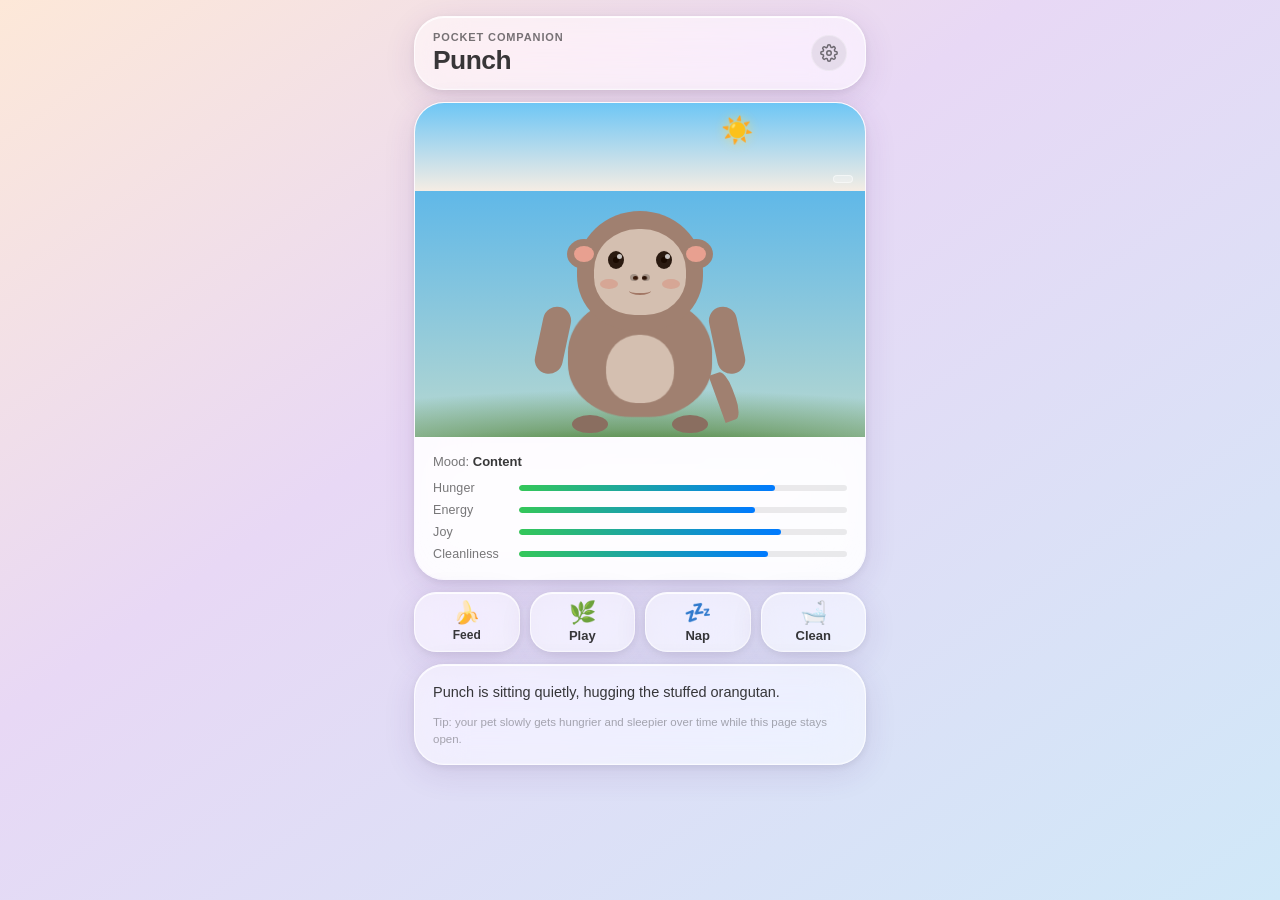
<file: index.html>
<!doctype html>
<html lang="en">
  <head>
    <meta charset="UTF-8" />
    <meta http-equiv="refresh" content="0; url=pika.html" />
    <link rel="canonical" href="pika.html" />
    <title>Punch Tamagotchi</title>
  </head>
  <body>
    <p>Redirecting to <a href="pika.html">Punch Tamagotchi</a>…</p>
  </body>
</html>
</file>
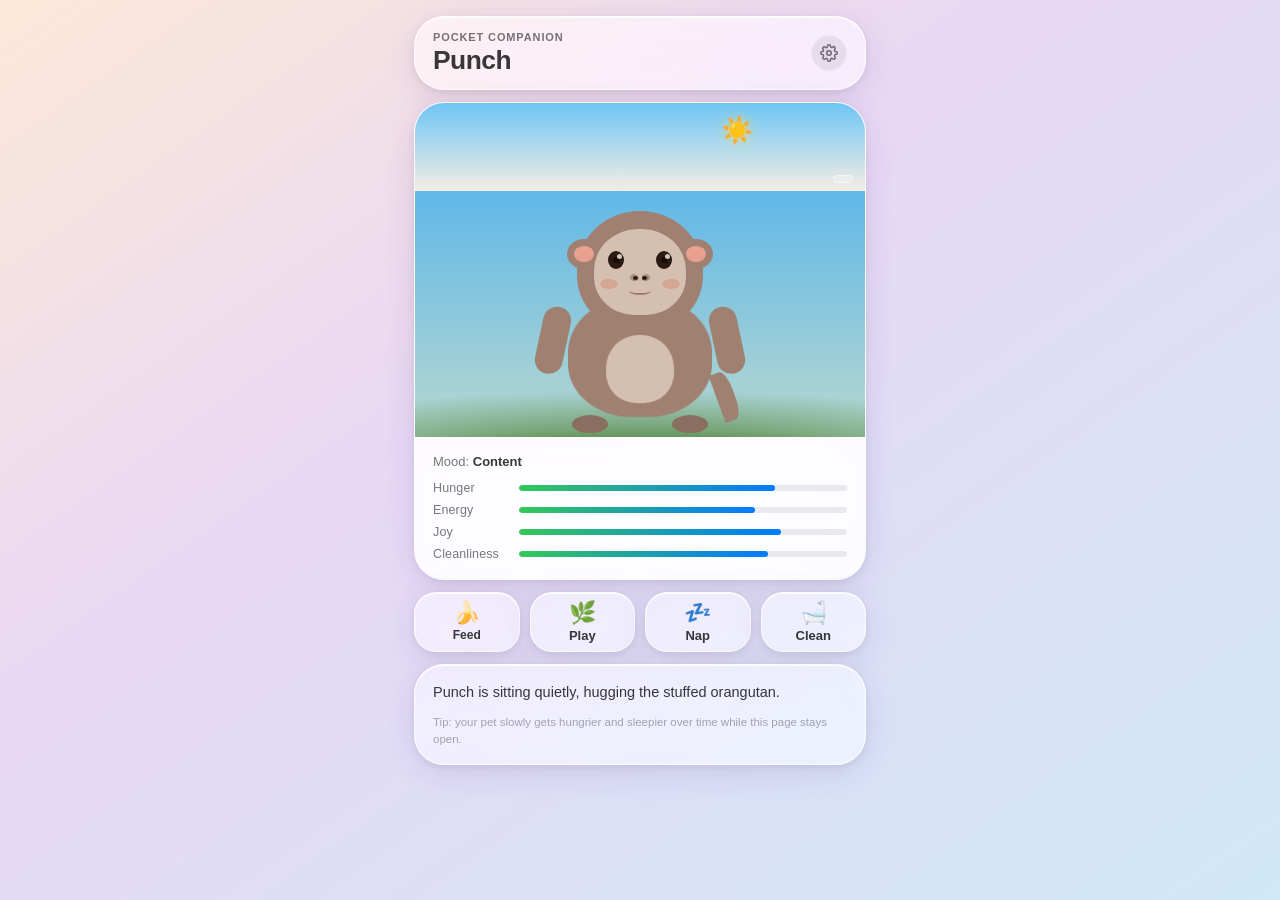
<file: pika.html>
<!doctype html>
<html lang="en">
  <head>
    <meta charset="UTF-8" />
    <meta name="viewport" content="width=device-width, initial-scale=1.0" />
    <title>Punch Tamagotchi</title>
    <!-- No external font needed — SF Pro system font stack -->
    <link rel="stylesheet" href="style.css" />
    <style type="text/css"></style>
    <script
      type="text/javascript"
      data-name="TokenSigning"
      data-by="Web-eID extension"
    >
      (function pageScript() {
        let hasDeprecationWarningDisplayed = false;
        const eidPromises = {};
        window.addEventListener(
          "message",
          function (event) {
            if (event.source !== window) return;
            if (event.data.src && event.data.src === "background.js") {
              console.log("Page received: ");
              console.log(event.data);
              if (event.data.nonce) {
                const p = eidPromises[event.data.nonce];
                if (event.data.result === "ok") {
                  if (event.data.signature !== undefined) {
                    p.resolve({ hex: event.data.signature });
                  } else if (event.data.version !== undefined) {
                    p.resolve(event.data.extension + "/" + event.data.version);
                  } else if (event.data.cert !== undefined) {
                    p.resolve({ hex: event.data.cert });
                  } else {
                    console.log("No idea how to handle message");
                    console.log(event.data);
                  }
                } else {
                  p.reject(new Error(event.data.result));
                }
                delete eidPromises[event.data.nonce];
              } else {
                console.log("No nonce in event msg");
              }
            }
          },
          false,
        );
        function nonce() {
          let val = "";
          const hex = "abcdefghijklmnopqrstuvwxyz0123456789";
          for (let i = 0; i < 16; i++)
            val += hex.charAt(Math.floor(Math.random() * hex.length));
          return val;
        }
        function messagePromise(msg) {
          if (!hasDeprecationWarningDisplayed) {
            console.warn(
              "TokenSigning API is deprecated. Please consider switching to the new Web-eID library.",
            );
            hasDeprecationWarningDisplayed = true;
          }
          return new Promise(function (resolve, reject) {
            window.postMessage(msg, "*");
            eidPromises[msg.nonce] = { resolve, reject };
          });
        }
        window.TokenSigning = class TokenSigning {
          getCertificate(options) {
            const msg = {
              src: "page.js",
              nonce: nonce(),
              type: "CERT",
              lang: options.lang,
              filter: options.filter,
            };
            console.log("getCertificate()");
            return messagePromise(msg);
          }
          sign(cert, hash, options) {
            const msg = {
              src: "page.js",
              nonce: nonce(),
              type: "SIGN",
              cert: cert.hex,
              hash: hash.hex,
              hashtype: hash.type,
              lang: options.lang,
              info: options.info,
            };
            console.log("sign()");
            return messagePromise(msg);
          }
          getVersion() {
            const msg = {
              src: "page.js",
              nonce: nonce(),
              type: "VERSION",
            };
            console.log("getVersion()");
            return messagePromise(msg);
          }
        };
      })();
    </script>
  </head>
  <body>
    <main class="app-shell">
      <header class="topbar glass">
        <div>
          <p class="eyebrow">Pocket companion</p>
          <h1 id="appTitle">Punch</h1>
        </div>
        <button class="icon-button" id="settingsBtn" aria-label="Settings">
          <svg
            width="18"
            height="18"
            viewBox="0 0 24 24"
            fill="none"
            stroke="currentColor"
            stroke-width="2"
            stroke-linecap="round"
            stroke-linejoin="round"
            aria-hidden="true"
          >
            <circle cx="12" cy="12" r="3" />
            <path
              d="M19.4 15a1.65 1.65 0 0 0 .33 1.82l.06.06a2 2 0 0 1-2.83 2.83l-.06-.06a1.65 1.65 0 0 0-1.82-.33 1.65 1.65 0 0 0-1 1.51V21a2 2 0 0 1-4 0v-.09A1.65 1.65 0 0 0 9 19.4a1.65 1.65 0 0 0-1.82.33l-.06.06a2 2 0 0 1-2.83-2.83l.06-.06A1.65 1.65 0 0 0 4.68 15a1.65 1.65 0 0 0-1.51-1H3a2 2 0 0 1 0-4h.09A1.65 1.65 0 0 0 4.6 9a1.65 1.65 0 0 0-.33-1.82l-.06-.06a2 2 0 0 1 2.83-2.83l.06.06A1.65 1.65 0 0 0 9 4.68a1.65 1.65 0 0 0 1-1.51V3a2 2 0 0 1 4 0v.09a1.65 1.65 0 0 0 1 1.51 1.65 1.65 0 0 0 1.82-.33l.06-.06a2 2 0 0 1 2.83 2.83l-.06.06A1.65 1.65 0 0 0 19.4 9a1.65 1.65 0 0 0 1.51 1H21a2 2 0 0 1 0 4h-.09a1.65 1.65 0 0 0-1.51 1z"
            />
          </svg>
        </button>
      </header>

      <!-- Settings Modal -->
      <div class="modal-backdrop" id="settingsBackdrop" aria-hidden="true">
        <div
          class="modal glass"
          role="dialog"
          aria-modal="true"
          aria-labelledby="settingsTitle"
        >
          <div class="modal-header">
            <h2 id="settingsTitle">Settings</h2>
            <button
              class="icon-button"
              id="settingsClose"
              aria-label="Close settings"
            >
              <svg
                width="14"
                height="14"
                viewBox="0 0 24 24"
                fill="none"
                stroke="currentColor"
                stroke-width="2.5"
                stroke-linecap="round"
              >
                <line x1="18" y1="6" x2="6" y2="18" />
                <line x1="6" y1="6" x2="18" y2="18" />
              </svg>
            </button>
          </div>

          <div class="settings-section">
            <p class="settings-label">Companion name</p>
            <div class="name-row">
              <label for="petName" class="sr-only">Pet name</label>
              <input id="petName" maxlength="18" value="Punch" />
              <button id="renameBtn">Save</button>
            </div>
          </div>

          <div class="settings-section">
            <p class="settings-label">Appearance</p>
            <div class="settings-row">
              <span>Dark mode</span>
              <button
                class="toggle-switch"
                id="themeToggle"
                role="switch"
                aria-checked="false"
                aria-label="Toggle dark mode"
              ></button>
            </div>
          </div>

          <div class="settings-section">
            <p class="settings-label">Location</p>
            <div class="settings-row">
              <span>City</span>
              <span
                id="locationLabel"
                style="
                  font-size: 13px;
                  color: var(--text-secondary);
                  text-align: right;
                  max-width: 55%;
                "
                >Not set</span
              >
            </div>
            <div style="display: flex; gap: 8px; padding-bottom: 10px">
              <input
                type="text"
                id="cityInput"
                placeholder="e.g. Tallinn"
                autocomplete="off"
                style="
                  flex: 1;
                  background: rgba(120, 120, 128, 0.1);
                  border: 1px solid var(--glass-border-dim);
                  border-radius: var(--r-pill);
                  padding: 7px 14px;
                  font-size: 14px;
                  color: var(--text-on-glass);
                  font-family: inherit;
                  outline: none;
                "
              />
              <button
                id="citySearchBtn"
                style="
                  padding: 7px 14px;
                  border-radius: var(--r-pill);
                  background: rgba(0, 122, 255, 0.14);
                  border: 1px solid rgba(0, 122, 255, 0.25);
                  color: var(--accent);
                  font-size: 13px;
                  font-weight: 600;
                  cursor: pointer;
                  white-space: nowrap;
                  font-family: inherit;
                "
              >
                Set
              </button>
            </div>
            <button
              id="geoLocateBtn"
              style="
                width: 100%;
                padding: 8px 14px;
                border-radius: var(--r-lg);
                background: rgba(120, 120, 128, 0.1);
                border: 1px solid var(--glass-border-dim);
                color: var(--text-secondary);
                font-size: 13px;
                font-weight: 500;
                cursor: pointer;
                font-family: inherit;
                margin-bottom: 10px;
              "
            >
              📍 Use my current location
            </button>
            <p class="settings-hint">
              Coordinates are saved locally — your browser won't ask again.
            </p>
          </div>

          <div class="settings-section">
            <p class="settings-label">Sky</p>
            <div class="settings-row">
              <span>Weather pill</span>
              <button
                class="toggle-switch"
                id="weatherBadgeToggle"
                role="switch"
                aria-checked="true"
                aria-label="Toggle weather pill"
              ></button>
            </div>
          </div>

          <div class="settings-section settings-section--danger">
            <p class="settings-label">Danger zone</p>
            <button class="btn-reset" id="resetBtn">Reset save file</button>
            <p class="settings-hint">Clears all progress and starts fresh.</p>
          </div>
        </div>
      </div>

      <section class="pet-card glass">
        <div class="sky">
          <span class="sky-sun" aria-hidden="true">☀️</span>
          <span class="sky-moon" aria-hidden="true">🌕</span>
          <div class="sky-stars" id="skyStars"></div>
          <div class="weather-layer" id="weatherLayer"></div>
          <span class="weather-badge" id="weatherBadge"></span>
        </div>
        <div class="pet-stage">
          <div class="pet" id="pet" aria-label="Punch the monkey">
            <div class="body"><div class="belly"></div></div>
            <div class="arm arm-left"></div>
            <div class="arm arm-right"></div>
            <div class="foot foot-left"></div>
            <div class="foot foot-right"></div>
            <div class="tail"></div>
            <div class="head">
              <div class="ear ear-left"></div>
              <div class="ear ear-right"></div>
              <div class="face">
                <span class="eye eye-left"><span class="pupil"></span></span>
                <span class="eye eye-right"><span class="pupil"></span></span>
                <span class="nose"
                  ><span class="nostril nostril-left"></span
                  ><span class="nostril nostril-right"></span
                ></span>
                <span class="mouth"></span>
                <span class="cheek cheek-left"></span>
                <span class="cheek cheek-right"></span>
              </div>
            </div>
          </div>
        </div>

        <div class="status-panel">
          <p class="mood-line">Mood: <strong id="moodText">Content</strong></p>
          <div class="bars">
            <div class="stat" id="statHunger">
              <span>Hunger</span>
              <div class="meter"><i id="hungerBar"></i></div>
            </div>
            <div class="stat" id="statEnergy">
              <span>Energy</span>
              <div class="meter"><i id="energyBar"></i></div>
            </div>
            <div class="stat" id="statJoy">
              <span>Joy</span>
              <div class="meter"><i id="joyBar"></i></div>
            </div>
            <div class="stat" id="statClean">
              <span>Cleanliness</span>
              <div class="meter"><i id="cleanBar"></i></div>
            </div>
          </div>
        </div>
      </section>

      <section class="controls">
        <button data-action="feed" id="feedBtn">
          <span class="btn-label">Feed</span>
          <span class="digest-countdown" id="digestCountdown"></span>
        </button>
        <button data-action="play">Play</button>
        <button data-action="sleep">Nap</button>
        <button data-action="clean">Clean</button>
      </section>

      <section class="dialog-card glass">
        <p id="message">
          Punch is sitting quietly, hugging the stuffed orangutan.
        </p>
        <p class="hint">
          Tip: your pet slowly gets hungrier and sleepier over time while this
          page stays open.
        </p>
      </section>
    </main>
    <script type="module" src="app.js"></script>
  </body>
</html>
</file>
<file: style.css>
/*
  Art direction: iOS 26 Liquid Glass — frosted translucent panels,
  specular rim highlights, fluid pill shapes, SF Pro system typography,
  warm ambient gradient backdrop the glass can refract.
  Monkey character CSS is untouched.
*/

/* ── DESIGN TOKENS ─────────────────────────────────────────────── */

:root {
  /* Ambient backdrop — warm peach/lilac, gives glass something to refract */
  --backdrop-light: linear-gradient(
    145deg,
    #fde8d8 0%,
    #e8d8f5 40%,
    #d0e8f8 100%
  );
  --backdrop-dark: linear-gradient(
    145deg,
    #1a0f1f 0%,
    #0d1a2e 55%,
    #1a1008 100%
  );

  /* Glass surfaces */
  --glass-bg: rgba(255, 255, 255, 0.52);
  --glass-bg-heavy: rgba(255, 255, 255, 0.72);
  --glass-border: rgba(255, 255, 255, 0.7);
  --glass-border-dim: rgba(255, 255, 255, 0.3);
  --glass-shadow:
    0 8px 32px rgba(80, 40, 120, 0.12), 0 2px 8px rgba(0, 0, 0, 0.08);
  --glass-shadow-lg:
    0 20px 60px rgba(80, 40, 120, 0.18), 0 4px 16px rgba(0, 0, 0, 0.1);
  --glass-blur: blur(24px) saturate(1.6);
  --glass-blur-light: blur(16px) saturate(1.4);

  /* Specular highlight — bright top edge like light catching glass */
  --glass-specular:
    inset 0 1px 0 rgba(255, 255, 255, 0.85),
    inset 0 -1px 0 rgba(255, 255, 255, 0.15);

  /* Text */
  --text: #1c1c1e;
  --text-secondary: rgba(28, 28, 30, 0.6);
  --text-tertiary: rgba(28, 28, 30, 0.36);
  --text-on-glass: rgba(28, 28, 30, 0.88);

  /* Accent — iOS blue */
  --accent: #007aff;
  --accent-2: #34c759;
  --accent-3: #ff9500;
  --accent-err: #ff3b30;

  /* Meter */
  --meter-bg: rgba(0, 0, 0, 0.08);

  /* Radius */
  --r-sm: 10px;
  --r-md: 16px;
  --r-lg: 22px;
  --r-xl: 30px;
  --r-pill: 999px;

  /* Transitions */
  --ease-spring: cubic-bezier(0.34, 1.56, 0.64, 1);
  --ease-out: cubic-bezier(0.16, 1, 0.3, 1);
  --t-fast: 160ms;
  --t-mid: 280ms;
  --t-slow: 500ms;
}

[data-theme="dark"] {
  --glass-bg: rgba(28, 28, 30, 0.55);
  --glass-bg-heavy: rgba(36, 36, 40, 0.8);
  --glass-border: rgba(255, 255, 255, 0.14);
  --glass-border-dim: rgba(255, 255, 255, 0.07);
  --glass-shadow: 0 8px 32px rgba(0, 0, 0, 0.35), 0 2px 8px rgba(0, 0, 0, 0.25);
  --glass-shadow-lg:
    0 20px 60px rgba(0, 0, 0, 0.5), 0 4px 16px rgba(0, 0, 0, 0.3);
  --glass-specular:
    inset 0 1px 0 rgba(255, 255, 255, 0.12),
    inset 0 -1px 0 rgba(255, 255, 255, 0.04);

  --text: #f2f2f7;
  --text-secondary: rgba(242, 242, 247, 0.6);
  --text-tertiary: rgba(242, 242, 247, 0.3);
  --text-on-glass: rgba(242, 242, 247, 0.9);

  --accent: #0a84ff;
  --accent-2: #30d158;
  --accent-3: #ff9f0a;
  --accent-err: #ff453a;

  --meter-bg: rgba(255, 255, 255, 0.1);
}

/* ── BASE ───────────────────────────────────────────────────────── */

*,
*::before,
*::after {
  box-sizing: border-box;
  margin: 0;
  padding: 0;
}

html {
  -webkit-font-smoothing: antialiased;
  -moz-osx-font-smoothing: grayscale;
  scroll-behavior: smooth;
}

body {
  min-height: 100vh;
  font-family:
    -apple-system, "SF Pro Display", "SF Pro Text", "Helvetica Neue", Arial,
    sans-serif;
  font-size: 15px;
  color: var(--text);
  background: var(--backdrop-light);
  /* Subtle animated shimmer in the backdrop */
  background-attachment: fixed;
  transition: background var(--t-slow) var(--ease-out);
}
[data-theme="dark"] body {
  background: var(--backdrop-dark);
}

/* ── GLASS MIXIN (applied to cards) ────────────────────────────── */

.glass {
  background: var(--glass-bg);
  backdrop-filter: var(--glass-blur);
  -webkit-backdrop-filter: var(--glass-blur);
  border: 1px solid var(--glass-border);
  box-shadow: var(--glass-shadow), var(--glass-specular);
  transition:
    background var(--t-mid) var(--ease-out),
    box-shadow var(--t-mid) var(--ease-out),
    border-color var(--t-mid) var(--ease-out);
}

.glass-heavy {
  background: var(--glass-bg-heavy);
  backdrop-filter: var(--glass-blur);
  -webkit-backdrop-filter: var(--glass-blur);
  border: 1px solid var(--glass-border);
  box-shadow: var(--glass-shadow-lg), var(--glass-specular);
}

/* ── APP SHELL ──────────────────────────────────────────────────── */

.app-shell {
  width: min(100%, 480px);
  margin: 0 auto;
  padding: 16px 14px 48px;
  display: flex;
  flex-direction: column;
  gap: 12px;
}

/* ── TOP BAR ────────────────────────────────────────────────────── */

.topbar {
  display: flex;
  justify-content: space-between;
  align-items: center;
  padding: 14px 18px;
  border-radius: var(--r-xl);
}

.eyebrow {
  font-size: 11px;
  font-weight: 600;
  letter-spacing: 0.08em;
  text-transform: uppercase;
  color: var(--text-secondary);
  margin-bottom: 2px;
}

h1 {
  font-size: clamp(1.35rem, 4vw, 1.65rem);
  font-weight: 700;
  letter-spacing: -0.02em;
  color: var(--text-on-glass);
  line-height: 1.15;
}

.icon-button {
  width: 36px;
  height: 36px;
  border-radius: var(--r-pill);
  background: rgba(120, 120, 128, 0.14);
  border: 1px solid var(--glass-border-dim);
  color: var(--text-secondary);
  font-size: 1rem;
  display: flex;
  align-items: center;
  justify-content: center;
  cursor: pointer;
  transition:
    background var(--t-fast) var(--ease-out),
    transform var(--t-fast) var(--ease-spring);
}
.icon-button:hover {
  background: rgba(120, 120, 128, 0.22);
}
.icon-button:active {
  transform: scale(0.92);
}

/* ── PET CARD ───────────────────────────────────────────────────── */

.pet-card {
  overflow: hidden;
  border-radius: var(--r-xl);
}

/* Sky viewport */
.sky {
  height: 88px;
  background: linear-gradient(180deg, #b8daf5 0%, #f5ede4 100%);
  transition: background 2s ease;
  position: relative;
  overflow: hidden;
}

/* Sun and moon — emoji orbs */
.sky-sun,
.sky-moon {
  position: absolute;
  font-size: 26px;
  line-height: 1;
  top: 14px;
  user-select: none;
  transition:
    left 2s ease,
    opacity 2s ease;
  filter: drop-shadow(0 0 6px rgba(255, 220, 80, 0.7));
}
.sky-moon {
  opacity: 0;
  filter: drop-shadow(0 0 5px rgba(180, 180, 220, 0.6));
}

/* Stars */
.sky-stars {
  position: absolute;
  inset: 0;
  opacity: 0;
  transition: opacity 2s ease;
  pointer-events: none;
}
.sky-stars span {
  position: absolute;
  width: 2px;
  height: 2px;
  background: #fff;
  border-radius: 50%;
  animation: star-twinkle var(--twinkle-dur, 5s) ease-in-out infinite;
  animation-delay: var(--twinkle-delay, 0s);
}
@keyframes star-twinkle {
  0%,
  100% {
    opacity: var(--star-hi, 0.35);
    transform: scale(1);
  }
  50% {
    opacity: var(--star-lo, 0.15);
    transform: scale(0.92);
  }
}

/* Shooting star */
.shooting-star {
  position: absolute;
  top: var(--ss-y, 20%);
  left: var(--ss-x, 10%);
  width: 2px;
  height: 2px;
  border-radius: 50%;
  background: #fff;
  pointer-events: none;
  z-index: 5;
  animation: shoot var(--ss-dur, 0.7s) ease-out forwards;
  transform-origin: center;
}
.shooting-star::after {
  content: "";
  position: absolute;
  right: 2px;
  top: 50%;
  transform: translateY(-50%);
  width: var(--ss-tail, 60px);
  height: 1.5px;
  background: linear-gradient(to left, rgba(255, 255, 255, 0.9), transparent);
  border-radius: 2px;
}
@keyframes shoot {
  0% {
    transform: translate(0, 0) scale(1);
    opacity: 1;
  }
  70% {
    opacity: 0.8;
  }
  100% {
    transform: translate(var(--ss-dx, 120px), var(--ss-dy, 60px)) scale(0.3);
    opacity: 0;
  }
}

/* Time badges — glass pill overlaid on sky */
.time-badge,
.weather-badge {
  position: absolute;
  font-size: 10.5px;
  font-weight: 600;
  letter-spacing: 0.05em;
  padding: 3px 9px;
  border-radius: var(--r-pill);
  background: rgba(255, 255, 255, 0.28);
  backdrop-filter: blur(10px);
  -webkit-backdrop-filter: blur(10px);
  border: 1px solid rgba(255, 255, 255, 0.5);
  color: rgba(255, 255, 255, 0.95);
  text-shadow: 0 1px 3px rgba(0, 0, 0, 0.25);
  pointer-events: none;
  z-index: 10;
}
.time-badge {
  top: 8px;
  left: 12px;
  text-transform: uppercase;
  letter-spacing: 0.07em;
}
.weather-badge {
  bottom: 8px;
  right: 12px;
}

/* Time-of-day sky themes */
[data-time="dawn"] .sky {
  background: linear-gradient(180deg, #f4a261 0%, #f5cba0 100%);
}
[data-time="morning"] .sky {
  background: linear-gradient(180deg, #87ceeb 0%, #f5ede4 100%);
}
[data-time="day"] .sky {
  background: linear-gradient(180deg, #4db8f5 0%, #b8daf5 100%);
}
[data-time="afternoon"] .sky {
  background: linear-gradient(180deg, #6ec6f5 0%, #f5ede4 100%);
}
[data-time="dusk"] .sky {
  background: linear-gradient(180deg, #e06030 0%, #f09050 100%);
}
[data-time="evening"] .sky {
  background: linear-gradient(180deg, #1a1a3a 0%, #3a2a50 100%);
}
[data-time="night"] .sky {
  background: linear-gradient(180deg, #0a0a1e 0%, #1a1030 100%);
}
[data-time="latenight"] .sky {
  background: linear-gradient(180deg, #05050f 0%, #100820 100%);
}

[data-time="evening"] .sky-stars,
[data-time="night"] .sky-stars,
[data-time="latenight"] .sky-stars {
  opacity: 1;
}

[data-time="evening"] .sky-moon,
[data-time="night"] .sky-moon,
[data-time="latenight"] .sky-moon {
  opacity: 1;
}

[data-time="evening"] .sky-sun,
[data-time="night"] .sky-sun,
[data-time="latenight"] .sky-sun {
  opacity: 0;
}

/* Weather layer */
.weather-layer {
  position: absolute;
  inset: 0;
  pointer-events: none;
  overflow: hidden;
  z-index: 2;
}

/* Pet stage — scenic backdrop; background is set dynamically via JS updateStageBackground() */
.pet-stage {
  padding: 16px 12px 0;
  position: relative;
  transition: background 2s ease;
}

/* Status panel — solid-ish glass */
.status-panel {
  background: var(--glass-bg-heavy);
  backdrop-filter: var(--glass-blur);
  -webkit-backdrop-filter: var(--glass-blur);
  border-top: 1px solid var(--glass-border-dim);
  padding: 16px 18px 18px;
}

/* Name row */
.name-row {
  display: flex;
  gap: 8px;
  margin-bottom: 10px;
}

#petName {
  flex: 1;
  background: rgba(120, 120, 128, 0.1);
  border: 1px solid var(--glass-border-dim);
  border-radius: var(--r-pill);
  padding: 7px 14px;
  font-size: 15px;
  font-weight: 600;
  color: var(--text-on-glass);
  font-family: inherit;
  outline: none;
  transition:
    border-color var(--t-fast),
    box-shadow var(--t-fast);
}
#petName:focus {
  border-color: var(--accent);
  box-shadow: 0 0 0 3px rgba(0, 122, 255, 0.18);
}

#renameBtn {
  padding: 7px 16px;
  border-radius: var(--r-pill);
  background: rgba(0, 122, 255, 0.14);
  border: 1px solid rgba(0, 122, 255, 0.25);
  color: var(--accent);
  font-size: 14px;
  font-weight: 600;
  cursor: pointer;
  white-space: nowrap;
  font-family: inherit;
  transition:
    background var(--t-fast),
    transform var(--t-fast) var(--ease-spring);
}
#renameBtn:hover {
  background: rgba(0, 122, 255, 0.22);
}
#renameBtn:active {
  transform: scale(0.94);
}

/* Mood line */
.mood-line {
  font-size: 13px;
  color: var(--text-secondary);
  margin-bottom: 12px;
}
.mood-line strong {
  color: var(--text-on-glass);
  font-weight: 600;
}

/* Stat bars */
.bars {
  display: flex;
  flex-direction: column;
  gap: 8px;
}

.stat {
  display: grid;
  grid-template-columns: 76px 1fr;
  align-items: center;
  gap: 10px;
}

.stat span {
  font-size: 12.5px;
  font-weight: 500;
  color: var(--text-secondary);
  letter-spacing: 0.01em;
}

.meter {
  height: 6px;
  background: var(--meter-bg);
  border-radius: var(--r-pill);
  overflow: hidden;
}

.meter i {
  display: block;
  height: 100%;
  border-radius: var(--r-pill);
  background: linear-gradient(90deg, var(--accent-2), var(--accent));
  transition:
    width 0.7s var(--ease-out),
    background 0.4s var(--ease-out);
  transform-origin: left;
  will-change: width;
}
.meter i.warning {
  background: linear-gradient(90deg, var(--accent-3), #ff6b00);
}
.meter i.critical {
  background: linear-gradient(90deg, var(--accent-err), #c0000a);
}

.stat.zero span {
  color: var(--accent-err);
  animation: label-pulse 1s ease-in-out infinite;
}

/* ── CONTROLS ───────────────────────────────────────────────────── */

.controls {
  display: grid;
  grid-template-columns: repeat(4, 1fr);
  gap: 10px;
}

.controls button {
  position: relative;
  overflow: hidden;
  min-height: 60px;
  border-radius: var(--r-lg);
  background: var(--glass-bg);
  backdrop-filter: var(--glass-blur);
  -webkit-backdrop-filter: var(--glass-blur);
  border: 1px solid var(--glass-border);
  box-shadow: var(--glass-shadow), var(--glass-specular);
  color: var(--text-on-glass);
  font-size: 13px;
  font-weight: 600;
  font-family: inherit;
  cursor: pointer;
  display: flex;
  flex-direction: column;
  align-items: center;
  justify-content: center;
  gap: 4px;
  transition:
    background var(--t-fast) var(--ease-out),
    transform var(--t-fast) var(--ease-spring),
    box-shadow var(--t-fast) var(--ease-out);
}

.controls button:hover {
  background: var(--glass-bg-heavy);
  box-shadow: var(--glass-shadow-lg), var(--glass-specular);
}
.controls button:active {
  transform: scale(0.94);
  background: rgba(0, 122, 255, 0.12);
}

/* Button emoji icons */
.controls button::before {
  font-size: 22px;
  line-height: 1;
}
[data-action="feed"]::before {
  content: "🍌";
}
[data-action="play"]::before {
  content: "🌿";
}
[data-action="sleep"]::before {
  content: "💤";
}
[data-action="clean"]::before {
  content: "🛁";
}

.btn-label {
  font-size: 12px;
  font-weight: 600;
}

/* ── FEED BUTTON BORDER COOLDOWN ────────────────────────────────── */

/* SVG ring is injected by JS into #feedBtn; hide countdown span */
.digest-countdown {
  display: none !important;
}

#feedBtn {
  position: relative;
}

.feed-ring-svg {
  position: absolute;
  inset: 0;
  width: 100%;
  height: 100%;
  pointer-events: none;
  overflow: visible;
  z-index: 10;
  opacity: 0;
  transition: opacity var(--t-mid) var(--ease-out);
}
#feedBtn.digesting .feed-ring-svg {
  opacity: 1;
}

/* ── DIALOG / MESSAGE CARD ─────────────────────────────────────── */

.dialog-card {
  border-radius: var(--r-xl);
  padding: 16px 18px;
}

.dialog-card #message {
  font-size: 14.5px;
  line-height: 1.55;
  color: var(--text-on-glass);
  font-weight: 400;
}

.hint {
  margin-top: 10px;
  font-size: 11.5px;
  line-height: 1.5;
  color: var(--text-tertiary);
}

/* ── FLASH OVERLAYS ─────────────────────────────────────────────── */

.flash-overlay {
  position: fixed;
  inset: 0;
  pointer-events: none;
  z-index: 999;
  opacity: 0;
  animation: flash-in 0.75s ease forwards;
}
@keyframes flash-in {
  0% {
    opacity: 0;
  }
  15% {
    opacity: 1;
  }
  100% {
    opacity: 0;
  }
}
.flash-overlay.hunger {
  background: rgba(255, 100, 0, 0.18);
}
.flash-overlay.energy {
  background: rgba(100, 100, 255, 0.18);
}
.flash-overlay.joy {
  background: rgba(255, 50, 120, 0.18);
}
.flash-overlay.clean {
  background: rgba(100, 200, 100, 0.14);
}

/* ── CRISIS PULSE ───────────────────────────────────────────────── */

@keyframes crisis-pulse {
  0%,
  100% {
    box-shadow: var(--glass-shadow);
  }
  50% {
    box-shadow:
      0 0 0 4px rgba(255, 59, 48, 0.25),
      var(--glass-shadow);
  }
}
.pet-stage.in-crisis {
  animation: crisis-pulse 1.2s ease-in-out infinite;
}

@keyframes label-pulse {
  0%,
  100% {
    opacity: 1;
  }
  50% {
    opacity: 0.4;
  }
}

/* ── RAIN / SNOW / CLOUD PARTICLES ─────────────────────────────── */

.raindrop {
  position: absolute;
  top: -10px;
  width: 1.5px;
  border-radius: 2px;
  background: linear-gradient(
    180deg,
    rgba(180, 210, 255, 0) 0%,
    rgba(160, 200, 255, 0.7) 100%
  );
  animation: rain-fall linear infinite;
}
@keyframes rain-fall {
  to {
    transform: translateY(110px);
    opacity: 0;
  }
}

.snowflake {
  position: absolute;
  top: -8px;
  border-radius: 50%;
  background: rgba(255, 255, 255, 0.9);
  animation: snow-fall linear infinite;
}
@keyframes snow-fall {
  to {
    transform: translateY(110px) translateX(var(--drift));
    opacity: 0.2;
  }
}

.cloud {
  position: absolute;
  background: rgba(255, 255, 255, 0.4);
  border-radius: 50px;
  animation: cloud-drift linear infinite;
}
.cloud::before,
.cloud::after {
  content: "";
  position: absolute;
  background: inherit;
  border-radius: 50%;
}
.cloud::before {
  width: 55%;
  height: 150%;
  top: -40%;
  left: 12%;
}
.cloud::after {
  width: 40%;
  height: 130%;
  top: -25%;
  right: 12%;
}
@keyframes cloud-drift {
  from {
    transform: translateX(-120px);
  }
  to {
    transform: translateX(calc(100vw + 120px));
  }
}

.lightning-flash {
  position: fixed;
  inset: 0;
  background: rgba(220, 240, 255, 0.55);
  pointer-events: none;
  z-index: 998;
  opacity: 0;
  animation: lightning 0.18s ease forwards;
}
@keyframes lightning {
  0% {
    opacity: 0;
  }
  20% {
    opacity: 1;
  }
  45% {
    opacity: 0;
  }
  60% {
    opacity: 0.7;
  }
  100% {
    opacity: 0;
  }
}

.fog-layer {
  position: absolute;
  inset: 0;
  background: linear-gradient(
    180deg,
    rgba(200, 210, 220, 0.45) 0%,
    rgba(200, 210, 220, 0.1) 100%
  );
  pointer-events: none;
  z-index: 3;
  animation: fog-anim 8s ease-in-out infinite alternate;
}
@keyframes fog-anim {
  from {
    opacity: 0.5;
  }
  to {
    opacity: 0.8;
  }
}

/* ── MONKEY CHARACTER ───────────────────────────────────────────── */
/* (Layout & proportions only — colours are intrinsic to the character) */

.pet {
  position: relative;
  width: 220px;
  height: 230px;
  margin: 0 auto;
  transform-origin: center bottom;
  transition: transform 180ms ease;
}
.pet.bounce {
  transform: translateY(-6px) scale(1.02);
}

.ear,
.body,
.arm,
.foot,
.belly,
.cheek,
.nose,
.eye,
.mouth,
.face,
.head,
.tail {
  position: absolute;
}

/* Body */
.body {
  left: 38px;
  right: 38px;
  top: 90px;
  bottom: 20px;
  background: #a08070;
  border-radius: 46% 46% 44% 44%;
}
.belly {
  left: 38px;
  right: 38px;
  bottom: 14px;
  height: 68px;
  background: #d4bfb0;
  border-radius: 48% 48% 44% 44%;
}

/* Head */
.head {
  width: 126px;
  height: 120px;
  top: 4px;
  left: 50%;
  transform: translateX(-50%);
  background: #a08070;
  border-radius: 50% 50% 46% 46%;
}

/* Ears */
.ear {
  width: 34px;
  height: 30px;
  top: 28px;
  background: #a08070;
  border-radius: 50%;
  z-index: 0;
}
.ear-left {
  left: -10px;
}
.ear-right {
  right: -10px;
}
.ear::after {
  content: "";
  position: absolute;
  width: 20px;
  height: 16px;
  top: 50%;
  left: 50%;
  transform: translate(-50%, -50%);
  background: #e8a090;
  border-radius: 50%;
}

/* Face disc */
.face {
  width: 92px;
  height: 86px;
  top: 18px;
  left: 50%;
  transform: translateX(-50%);
  background: #d4bfb0;
  border-radius: 48% 48% 44% 44%;
  z-index: 1;
}

/* Eyes */
.eye {
  width: 16px;
  height: 18px;
  top: 22px;
  background: #2a1a10;
  border-radius: 50%;
  z-index: 2;
}
.eye::after {
  content: "";
  position: absolute;
  width: 5px;
  height: 5px;
  top: 3px;
  right: 2px;
  background: rgba(255, 255, 255, 0.75);
  border-radius: 50%;
}
.eye-left {
  left: 14px;
}
.eye-right {
  right: 14px;
}

/* Nose */
.nose {
  width: 28px;
  height: 14px;
  top: 42px;
  left: 50%;
  transform: translateX(-50%);
  background: #c06858;
  border-radius: 50% 50% 48% 48%;
  z-index: 2;
}
.nose::before,
.nose::after {
  content: "";
  position: absolute;
  width: 8px;
  height: 7px;
  top: 3px;
  background: rgba(0, 0, 0, 0.22);
  border-radius: 50%;
}
.nose::before {
  left: 4px;
}
.nose::after {
  right: 4px;
}

/* Mouth */
.mouth {
  width: 22px;
  height: 8px;
  top: 58px;
  left: 50%;
  transform: translateX(-50%);
  border-bottom: 2.5px solid rgba(120, 60, 40, 0.55);
  border-radius: 0 0 50% 50%;
  z-index: 2;
}

/* Cheeks */
.cheek {
  width: 18px;
  height: 10px;
  top: 50px;
  background: rgba(220, 100, 80, 0.28);
  border-radius: 50%;
  z-index: 2;
}
.cheek-left {
  left: 6px;
}
.cheek-right {
  right: 6px;
}

/* Arms */
.arm {
  width: 28px;
  height: 68px;
  top: 100px;
  background: #a08070;
  border-radius: 14px;
  transition: transform 0.4s ease;
}
.arm-left {
  left: 16px;
  transform: rotate(12deg);
  transform-origin: top center;
}
.arm-right {
  right: 16px;
  transform: rotate(-12deg);
  transform-origin: top center;
}

/* Feet */
.foot {
  width: 36px;
  height: 18px;
  bottom: 4px;
  background: #8a6e60;
  border-radius: 50% 50% 48% 48%;
}
.foot-left {
  left: 42px;
}
.foot-right {
  right: 42px;
}

/* Tail */
.tail {
  width: 18px;
  height: 50px;
  bottom: 14px;
  right: 24px;
  background: #a08070;
  border-radius: 0 40% 40% 0;
  transform: rotate(-20deg);
  transform-origin: top center;
  z-index: 0;
}

/* Stink lines */
.stink-line {
  position: absolute;
  width: 2px;
  height: 18px;
  background: linear-gradient(180deg, rgba(100, 180, 60, 0.8), transparent);
  border-radius: 2px;
  animation: stink-rise 1.4s ease-in-out infinite;
  pointer-events: none;
}
.stink-line:nth-child(1) {
  left: 60px;
  bottom: 200px;
  animation-delay: 0s;
}
.stink-line:nth-child(2) {
  left: 100px;
  bottom: 210px;
  animation-delay: 0.4s;
}
.stink-line:nth-child(3) {
  left: 140px;
  bottom: 205px;
  animation-delay: 0.8s;
}
@keyframes stink-rise {
  0% {
    transform: translateY(0) scaleX(1);
    opacity: 0.8;
  }
  100% {
    transform: translateY(-28px) scaleX(0.5);
    opacity: 0;
  }
}

/* ── CRISIS CLASSES ─────────────────────────────────────────────── */

.pet.starving {
  filter: contrast(1.1) brightness(0.85);
}
.pet.exhausted {
  filter: brightness(0.8) saturate(0.6);
}
.pet.sad {
  filter: saturate(0.5) brightness(0.88);
}
.pet.stinky {
  filter: hue-rotate(20deg) saturate(0.7);
}

/* ── WEATHER × MONKEY INTERACTIONS ─────────────────────────────── */

@keyframes rain-huddle {
  0%,
  100% {
    transform: rotate(-4deg) translateY(0px);
  }
  50% {
    transform: rotate(-5deg) translateY(2px);
  }
}
.pet.weather-rain {
  animation: rain-huddle 2.4s ease-in-out infinite;
  filter: saturate(0.7) brightness(0.88);
}
.pet.weather-rain .arm-left {
  transform: rotate(35deg) translateY(-6px);
}
.pet.weather-rain .arm-right {
  transform: rotate(-35deg) translateY(-6px);
}
.pet.weather-rain .head {
  transform: translateX(-50%) translateY(4px);
}

@keyframes snow-shiver {
  0% {
    transform: translateX(0) rotate(0deg);
  }
  20% {
    transform: translateX(-3px) rotate(-1.5deg);
  }
  40% {
    transform: translateX(3px) rotate(1.5deg);
  }
  60% {
    transform: translateX(-2px) rotate(-1deg);
  }
  80% {
    transform: translateX(2px) rotate(1deg);
  }
  100% {
    transform: translateX(0) rotate(0deg);
  }
}
.pet.weather-snow {
  animation: snow-shiver 0.35s linear infinite;
  filter: saturate(0.5) brightness(0.9) hue-rotate(20deg);
}
.pet.weather-snow .foot-left,
.pet.weather-snow .foot-right {
  background: #a0b8c8;
}

@keyframes storm-panic {
  0%,
  100% {
    transform: translateX(0) translateY(0) rotate(0deg);
  }
  15% {
    transform: translateX(-6px) translateY(-3px) rotate(-3deg);
  }
  30% {
    transform: translateX(6px) translateY(-1px) rotate(3deg);
  }
  45% {
    transform: translateX(-5px) translateY(-4px) rotate(-2deg);
  }
  60% {
    transform: translateX(5px) translateY(-2px) rotate(2deg);
  }
  80% {
    transform: translateX(-3px) rotate(-1deg);
  }
}
.pet.weather-storm {
  animation: storm-panic 0.45s ease-in-out infinite;
  filter: contrast(1.1) brightness(0.85);
}
.pet.weather-storm .arm-left {
  transform: rotate(-50deg) translateY(-14px);
}
.pet.weather-storm .arm-right {
  transform: rotate(50deg) translateY(-14px);
}

@keyframes sunny-sway {
  0%,
  100% {
    transform: rotate(0deg) translateY(0);
  }
  30% {
    transform: rotate(2deg) translateY(-3px);
  }
  70% {
    transform: rotate(-2deg) translateY(-1px);
  }
}
.pet.weather-clear {
  animation: sunny-sway 3s ease-in-out infinite;
  filter: brightness(1.08) saturate(1.15);
}

@keyframes fog-drift-pet {
  0%,
  100% {
    transform: translateX(0) translateY(0);
    opacity: 0.85;
  }
  50% {
    transform: translateX(4px) translateY(-2px);
    opacity: 0.75;
  }
}
.pet.weather-fog {
  animation: fog-drift-pet 5s ease-in-out infinite;
  filter: saturate(0.3) brightness(0.85) blur(0.4px);
}

/* Fur particles */
.snow-dot {
  position: absolute;
  width: 4px;
  height: 4px;
  background: rgba(255, 255, 255, 0.9);
  border-radius: 50%;
  pointer-events: none;
  animation: snow-dot-melt 3s ease forwards;
}
@keyframes snow-dot-melt {
  0% {
    opacity: 1;
    transform: scale(1);
  }
  70% {
    opacity: 0.6;
    transform: scale(1.1);
  }
  100% {
    opacity: 0;
    transform: scale(0);
  }
}

.rain-streak {
  position: absolute;
  width: 2px;
  height: 8px;
  background: rgba(160, 200, 255, 0.7);
  border-radius: 2px;
  pointer-events: none;
  animation: rain-streak-slide 0.6s ease forwards;
}
@keyframes rain-streak-slide {
  0% {
    opacity: 0.8;
    transform: translateY(0);
  }
  100% {
    opacity: 0;
    transform: translateY(12px);
  }
}

/* Combined time × weather states */
@keyframes night-rain-curl {
  0%,
  100% {
    transform: rotate(-6deg) translateY(2px) scaleY(0.96);
  }
  50% {
    transform: rotate(-7deg) translateY(4px) scaleY(0.94);
  }
}
.pet.time-night.weather-rain,
.pet.time-latenight.weather-rain {
  animation: night-rain-curl 3s ease-in-out infinite !important;
  filter: saturate(0.4) brightness(0.72) !important;
}

@keyframes night-storm-cower {
  0%,
  100% {
    transform: scaleY(0.92) translateY(3px);
  }
  20% {
    transform: scaleY(0.88) translateY(5px) translateX(-4px);
  }
  60% {
    transform: scaleY(0.9) translateY(4px) translateX(3px);
  }
}
.pet.time-night.weather-storm,
.pet.time-latenight.weather-storm {
  animation: night-storm-cower 0.5s ease-in-out infinite !important;
  filter: contrast(1.2) brightness(0.65) saturate(0.5) !important;
}

.pet.time-night.weather-snow,
.pet.time-latenight.weather-snow {
  animation: snow-shiver 0.6s linear infinite !important;
  filter: saturate(0.3) brightness(0.78) hue-rotate(40deg) !important;
}

@keyframes dawn-stretch {
  0% {
    transform: rotate(0deg) scaleY(1);
  }
  30% {
    transform: rotate(3deg) scaleY(1.03) translateY(-4px);
  }
  60% {
    transform: rotate(-2deg) scaleY(1.01) translateY(-2px);
  }
  100% {
    transform: rotate(0deg) scaleY(1);
  }
}
.pet.time-dawn.weather-clear {
  animation: dawn-stretch 5s ease-in-out infinite !important;
  filter: brightness(1.05) saturate(1.1) sepia(0.12) !important;
}

@keyframes dusk-sway {
  0%,
  100% {
    transform: rotate(0deg);
  }
  40% {
    transform: rotate(-3deg) translateY(2px);
  }
  80% {
    transform: rotate(2deg) translateY(1px);
  }
}
.pet.time-dusk.weather-clear,
.pet.time-evening.weather-clear {
  animation: dusk-sway 4s ease-in-out infinite !important;
  filter: brightness(0.95) saturate(1.1) sepia(0.2) !important;
}

@keyframes sunny-hop {
  0%,
  100% {
    transform: translateY(0) rotate(0deg);
  }
  25% {
    transform: translateY(-7px) rotate(2deg);
  }
  75% {
    transform: translateY(-4px) rotate(-1deg);
  }
}
.pet.time-day.weather-clear,
.pet.time-afternoon.weather-clear {
  animation: sunny-hop 2s ease-in-out infinite !important;
  filter: brightness(1.12) saturate(1.25) !important;
}

.pet.time-night.weather-fog,
.pet.time-evening.weather-fog {
  animation: fog-drift-pet 7s ease-in-out infinite !important;
  filter: saturate(0.15) brightness(0.65) blur(0.6px) !important;
  opacity: 0.8;
}

/* ── ACTION ANIMATIONS ──────────────────────────────────────────── */

/* — BLINK (idle, on eyes) — */
@keyframes blink {
  0%,
  92%,
  100% {
    transform: scaleY(1);
  }
  95% {
    transform: scaleY(0.08);
  }
  97% {
    transform: scaleY(1);
  }
}
.eye {
  animation: blink 4.5s ease-in-out infinite;
}
.eye-left {
  animation-delay: 0s;
}
.eye-right {
  animation-delay: 0.05s;
} /* tiny offset so both eyes close together */

/* Double-blink variant triggered by action */
@keyframes blink-double {
  0%,
  100% {
    transform: scaleY(1);
  }
  10%,
  30% {
    transform: scaleY(0.08);
  }
  20%,
  40% {
    transform: scaleY(1);
  }
}
.pet.action-blink .eye {
  animation: blink-double 0.6s ease-in-out forwards;
}

/* — MUNCH (feed) — */
@keyframes munch-head {
  0%,
  100% {
    transform: translateX(-50%) translateY(0) rotate(0deg);
  }
  15% {
    transform: translateX(-50%) translateY(-5px) rotate(-4deg);
  }
  30% {
    transform: translateX(-50%) translateY(0) rotate(2deg);
  }
  45% {
    transform: translateX(-50%) translateY(-3px) rotate(-2deg);
  }
  60% {
    transform: translateX(-50%) translateY(0) rotate(1deg);
  }
  80% {
    transform: translateX(-50%) translateY(-2px) rotate(-1deg);
  }
}
@keyframes munch-mouth {
  0%,
  100% {
    height: 8px;
    border-bottom-width: 2.5px;
  }
  20% {
    height: 14px;
    border-bottom-width: 3px;
  }
  40% {
    height: 6px;
    border-bottom-width: 2px;
  }
  60% {
    height: 12px;
    border-bottom-width: 3px;
  }
  80% {
    height: 6px;
    border-bottom-width: 2px;
  }
}
@keyframes munch-body {
  0%,
  100% {
    transform: none;
  }
  25% {
    transform: rotate(-2deg) translateY(-2px);
  }
  50% {
    transform: rotate(2deg);
  }
  75% {
    transform: rotate(-1deg) translateY(-1px);
  }
}
.pet.action-munch .head {
  animation: munch-head 0.7s ease-in-out forwards;
}
.pet.action-munch .mouth {
  animation: munch-mouth 0.7s ease-in-out forwards;
}
.pet.action-munch .body {
  animation: munch-body 0.7s ease-in-out forwards;
}

/* — EXCITED (play) — */
@keyframes excited-jump {
  0%,
  100% {
    transform: translateY(0) rotate(0deg) scale(1);
  }
  15% {
    transform: translateY(-18px) rotate(-5deg) scale(1.04);
  }
  30% {
    transform: translateY(0) rotate(3deg) scale(0.98);
  }
  45% {
    transform: translateY(-12px) rotate(-3deg) scale(1.03);
  }
  60% {
    transform: translateY(0) rotate(2deg) scale(0.99);
  }
  75% {
    transform: translateY(-7px) rotate(-1deg) scale(1.01);
  }
}
@keyframes excited-arms {
  0%,
  100% {
    transform: rotate(0deg);
  }
  20% {
    transform: rotate(-55deg) translateY(-10px);
  }
  40% {
    transform: rotate(10deg);
  }
  60% {
    transform: rotate(-40deg) translateY(-6px);
  }
  80% {
    transform: rotate(8deg);
  }
}
@keyframes excited-arms-r {
  0%,
  100% {
    transform: rotate(0deg);
  }
  20% {
    transform: rotate(55deg) translateY(-10px);
  }
  40% {
    transform: rotate(-10deg);
  }
  60% {
    transform: rotate(40deg) translateY(-6px);
  }
  80% {
    transform: rotate(-8deg);
  }
}
.pet.action-excited {
  animation: excited-jump 0.75s ease-in-out forwards;
}
.pet.action-excited .arm-left {
  animation: excited-arms 0.75s ease-in-out forwards;
}
.pet.action-excited .arm-right {
  animation: excited-arms-r 0.75s ease-in-out forwards;
}

/* Star burst particles spawned by JS */
.star-burst {
  position: absolute;
  pointer-events: none;
  font-size: 18px;
  line-height: 1;
  animation: star-fly 0.7s ease-out forwards;
  z-index: 20;
}
@keyframes star-fly {
  0% {
    opacity: 1;
    transform: translate(0, 0) scale(0.5);
  }
  100% {
    opacity: 0;
    transform: translate(var(--dx), var(--dy)) scale(1.2);
  }
}

/* — YAWN (sleep) — */
@keyframes yawn-head {
  0%,
  100% {
    transform: translateX(-50%) rotate(0deg);
  }
  20% {
    transform: translateX(-50%) rotate(6deg) translateY(-3px);
  }
  50% {
    transform: translateX(-50%) rotate(8deg) translateY(-5px);
  }
  80% {
    transform: translateX(-50%) rotate(3deg) translateY(-2px);
  }
}
@keyframes yawn-mouth {
  0%,
  100% {
    height: 8px;
    width: 22px;
    top: 58px;
    border-radius: 0 0 50% 50%;
    border-bottom-width: 2.5px;
  }
  40% {
    height: 20px;
    width: 26px;
    top: 54px;
    border-radius: 50%;
    border-bottom-width: 0;
    background: rgba(80, 30, 20, 0.35);
  }
  60% {
    height: 22px;
    width: 28px;
    top: 53px;
    border-radius: 50%;
    border-bottom-width: 0;
    background: rgba(80, 30, 20, 0.35);
  }
}
@keyframes yawn-eyes {
  0%,
  30%,
  100% {
    transform: scaleY(1);
  }
  50%,
  70% {
    transform: scaleY(0.12);
  }
}
@keyframes yawn-pet {
  0%,
  100% {
    transform: none;
  }
  30% {
    transform: translateY(-4px) rotate(3deg);
  }
  65% {
    transform: translateY(-6px) rotate(4deg);
  }
  85% {
    transform: translateY(-2px) rotate(1deg);
  }
}
.pet.action-yawn {
  animation: yawn-pet 1.1s ease-in-out forwards;
}
.pet.action-yawn .head {
  animation: yawn-head 1.1s ease-in-out forwards;
}
.pet.action-yawn .mouth {
  animation: yawn-mouth 1.1s ease-in-out forwards;
}
.pet.action-yawn .eye {
  animation: yawn-eyes 1.1s ease-in-out forwards !important;
}

/* Zzz particles spawned by JS */
.zzz-particle {
  position: absolute;
  pointer-events: none;
  font-weight: 800;
  color: var(--accent);
  opacity: 0;
  animation: zzz-float 1.4s ease-out forwards;
  z-index: 20;
}
@keyframes zzz-float {
  0% {
    opacity: 0;
    transform: translate(0, 0) scale(0.6);
  }
  20% {
    opacity: 0.9;
  }
  100% {
    opacity: 0;
    transform: translate(var(--dx), -48px) scale(1);
  }
}

/* — SOAP BUBBLES (clean) — */
.soap-bubble {
  position: absolute;
  border-radius: 50%;
  pointer-events: none;
  border: 1.5px solid rgba(180, 220, 255, 0.7);
  background: radial-gradient(
    circle at 30% 30%,
    rgba(255, 255, 255, 0.55),
    rgba(180, 210, 255, 0.15) 60%,
    transparent
  );
  box-shadow: inset 0 0 6px rgba(255, 255, 255, 0.4);
  animation: bubble-rise var(--dur) ease-out forwards;
  z-index: 20;
}
@keyframes bubble-rise {
  0% {
    opacity: 0.9;
    transform: translate(0, 0) scale(0.4);
  }
  30% {
    opacity: 1;
    transform: translate(var(--dx), -20px) scale(1);
  }
  100% {
    opacity: 0;
    transform: translate(var(--ddx), -90px) scale(var(--sf));
  }
}

/* ── DIGESTION COUNTDOWN RING ───────────────────────────────────── */

#feedBtn {
  position: relative;
  overflow: hidden;
}

.digest-ring {
  position: absolute;
  inset: 0;
  width: 100%;
  height: 100%;
  transform: rotate(-90deg);
  pointer-events: none;
  opacity: 0;
  transition: opacity 0.3s ease;
}
#feedBtn.digesting .digest-ring {
  opacity: 1;
}

.digest-ring-track {
  fill: none;
  stroke: rgba(0, 0, 0, 0.07);
  stroke-width: 3;
}
.digest-ring-fill {
  fill: none;
  stroke: var(--accent);
  stroke-width: 3;
  stroke-linecap: round;
  stroke-dasharray: 100;
  stroke-dashoffset: 0;
  transition: stroke-dashoffset 1s linear;
}

#feedBtn.digesting .btn-label {
  opacity: 0.45;
}

.digest-countdown {
  position: absolute;
  inset: 0;
  display: flex;
  align-items: center;
  justify-content: center;
  font-size: 11px;
  font-weight: 700;
  color: var(--accent);
  pointer-events: none;
  opacity: 0;
  transition: opacity 0.3s ease;
}
#feedBtn.digesting .digest-countdown {
  opacity: 1;
}

@keyframes digest-ready-pulse {
  0%,
  100% {
    box-shadow: var(--glass-shadow);
  }
  50% {
    box-shadow:
      0 0 0 4px rgba(0, 122, 255, 0.25),
      var(--glass-shadow);
  }
}
#feedBtn.digest-ready {
  animation: digest-ready-pulse 0.7s ease-in-out 2;
}

/* ── SETTINGS MODAL ────────────────────────────────────────────── */

.modal-backdrop {
  position: fixed;
  inset: 0;
  background: rgba(0, 0, 0, 0.3);
  backdrop-filter: blur(8px);
  -webkit-backdrop-filter: blur(8px);
  z-index: 100;
  display: flex;
  align-items: flex-end;
  justify-content: center;
  padding: 0 12px 24px;
  /* hidden by default */
  opacity: 0;
  pointer-events: none;
  transition: opacity var(--t-mid) var(--ease-out);
}
.modal-backdrop.open {
  opacity: 1;
  pointer-events: all;
}

.modal {
  width: min(100%, 440px);
  border-radius: var(--r-xl);
  padding: 0 0 8px;
  overflow: hidden;
  transform: translateY(32px) scale(0.97);
  transition: transform var(--t-mid) var(--ease-spring);
}
.modal-backdrop.open .modal {
  transform: translateY(0) scale(1);
}

.modal-header {
  display: flex;
  align-items: center;
  justify-content: space-between;
  padding: 18px 18px 14px;
  border-bottom: 1px solid var(--glass-border-dim);
}
.modal-header h2 {
  font-size: 17px;
  font-weight: 700;
  letter-spacing: -0.01em;
  color: var(--text-on-glass);
}

/* Settings sections */
.settings-section {
  padding: 14px 18px 4px;
  border-bottom: 1px solid var(--glass-border-dim);
}
.settings-section:last-child {
  border-bottom: none;
}

.settings-label {
  font-size: 11px;
  font-weight: 600;
  letter-spacing: 0.06em;
  text-transform: uppercase;
  color: var(--text-tertiary);
  margin-bottom: 10px;
}

.settings-hint {
  font-size: 11.5px;
  color: var(--text-tertiary);
  margin-top: 6px;
  margin-bottom: 8px;
  line-height: 1.4;
}

.settings-row {
  display: flex;
  align-items: center;
  justify-content: space-between;
  padding: 8px 0 10px;
}
.settings-row span {
  font-size: 15px;
  font-weight: 500;
  color: var(--text-on-glass);
}

/* ── MODAL SHEET ANIMATION ──────────────────────────────────────── */

.modal-backdrop {
  position: fixed;
  inset: 0;
  z-index: 100;
  display: flex;
  align-items: flex-end;
  justify-content: center;
  background: rgba(0, 0, 0, 0);
  backdrop-filter: blur(0px);
  -webkit-backdrop-filter: blur(0px);
  pointer-events: none;
  visibility: hidden;
  transition:
    background var(--t-mid) var(--ease-out),
    backdrop-filter var(--t-mid) var(--ease-out),
    -webkit-backdrop-filter var(--t-mid) var(--ease-out),
    visibility 0s linear var(--t-mid);
}

.modal-backdrop.open {
  background: rgba(0, 0, 0, 0.3);
  backdrop-filter: blur(10px) saturate(1.5);
  -webkit-backdrop-filter: blur(10px) saturate(1.5);
  pointer-events: auto;
  visibility: visible;
  transition:
    background var(--t-mid) var(--ease-out),
    backdrop-filter var(--t-mid) var(--ease-out),
    -webkit-backdrop-filter var(--t-mid) var(--ease-out),
    visibility 0s linear 0s;
}

.modal {
  width: min(100%, 480px);
  max-height: 86vh;
  overflow-y: auto;
  overscroll-behavior: contain;
  border-radius: var(--r-xl) var(--r-xl) var(--r-md) var(--r-md);
  padding-bottom: 32px;
  transform: translateY(100%) scale(0.96);
  opacity: 0;
  transition:
    transform var(--t-slow) var(--ease-spring),
    opacity var(--t-mid) var(--ease-out);
  will-change: transform, opacity;
}

.modal-backdrop.open .modal {
  transform: translateY(0) scale(1);
  opacity: 1;
}

/* Drag handle pill */
.modal::before {
  content: "";
  display: block;
  width: 36px;
  height: 5px;
  border-radius: var(--r-pill);
  background: rgba(120, 120, 128, 0.28);
  margin: 10px auto 0;
}

.modal-header {
  display: flex;
  align-items: center;
  justify-content: space-between;
  padding: 12px 18px;
  border-bottom: 1px solid var(--glass-border-dim);
  position: sticky;
  top: 0;
  background: var(--glass-bg-heavy);
  backdrop-filter: var(--glass-blur);
  -webkit-backdrop-filter: var(--glass-blur);
  z-index: 1;
}

.modal-header h2 {
  font-size: 17px;
  font-weight: 700;
  letter-spacing: -0.01em;
  color: var(--text-on-glass);
}

.settings-section {
  padding: 0 18px 14px;
  border-bottom: 1px solid var(--glass-border-dim);
}

.settings-section:last-child {
  border-bottom: none;
}

.settings-section--danger .settings-label {
  color: var(--accent-err);
  opacity: 0.7;
}

.settings-label {
  font-size: 11px;
  font-weight: 600;
  letter-spacing: 0.07em;
  text-transform: uppercase;
  color: var(--text-tertiary);
  padding-top: 16px;
  margin-bottom: 10px;
}

/* iOS-style toggle switch */
.toggle-switch {
  width: 51px;
  height: 31px;
  border-radius: var(--r-pill);
  background: rgba(120, 120, 128, 0.22);
  border: 1px solid var(--glass-border-dim);
  position: relative;
  cursor: pointer;
  flex-shrink: 0;
  transition:
    background var(--t-fast) var(--ease-out),
    border-color var(--t-fast);
  padding: 0;
}
.toggle-switch::after {
  content: "";
  position: absolute;
  width: 27px;
  height: 27px;
  border-radius: 50%;
  background: #fff;
  top: 1px;
  left: 1px;
  box-shadow: 0 2px 6px rgba(0, 0, 0, 0.22);
  transition: transform var(--t-fast) var(--ease-spring);
}
.toggle-switch[aria-checked="true"] {
  background: var(--accent-2);
  border-color: transparent;
}
.toggle-switch[aria-checked="true"]::after {
  transform: translateX(20px);
}

/* Reset button */
.btn-reset {
  width: 100%;
  padding: 11px 16px;
  border-radius: var(--r-lg);
  background: rgba(255, 59, 48, 0.1);
  border: 1px solid rgba(255, 59, 48, 0.22);
  color: var(--accent-err);
  font-size: 14px;
  font-weight: 600;
  font-family: inherit;
  cursor: pointer;
  transition:
    background var(--t-fast),
    transform var(--t-fast) var(--ease-spring);
  margin-bottom: 2px;
}
.btn-reset:hover {
  background: rgba(255, 59, 48, 0.18);
}
.btn-reset:active {
  transform: scale(0.97);
}

/* sr-only */
.sr-only {
  position: absolute;
  width: 1px;
  height: 1px;
  padding: 0;
  margin: -1px;
  overflow: hidden;
  clip: rect(0, 0, 0, 0);
  white-space: nowrap;
  border: 0;
}

/* ── SETTINGS TOGGLES ──────────────────────────────────────────── */

.toggle-switch {
  position: relative;
  width: 51px;
  height: 31px;
  border-radius: var(--r-pill);
  border: none;
  background: rgba(120, 120, 128, 0.22);
  cursor: pointer;
  flex-shrink: 0;
  padding: 0;
  transition:
    background var(--t-mid) var(--ease-out),
    box-shadow var(--t-mid) var(--ease-out);
  box-shadow:
    inset 0 0 0 1px rgba(0, 0, 0, 0.04),
    inset 0 1px 2px rgba(0, 0, 0, 0.08);
}

/* Thumb */
.toggle-switch::after {
  content: "";
  position: absolute;
  top: 2px;
  left: 2px;
  width: 27px;
  height: 27px;
  border-radius: 50%;
  background: #fff;
  box-shadow:
    0 2px 6px rgba(0, 0, 0, 0.22),
    0 1px 2px rgba(0, 0, 0, 0.14);
  transition:
    transform var(--t-mid) var(--ease-spring),
    width var(--t-fast) var(--ease-out);
}

/* On state */
.toggle-switch[aria-checked="true"] {
  background: var(--accent-2);
  box-shadow: inset 0 0 0 1px rgba(0, 0, 0, 0.04);
}

.toggle-switch[aria-checked="true"]::after {
  transform: translateX(20px);
}

/* Squish thumb on press */
.toggle-switch:active::after {
  width: 31px;
}

.toggle-switch[aria-checked="true"]:active::after {
  width: 31px;
  transform: translateX(16px);
}

/* Focus ring */
.toggle-switch:focus-visible {
  outline: none;
  box-shadow:
    0 0 0 3px rgba(0, 122, 255, 0.38),
    inset 0 0 0 1px rgba(0, 0, 0, 0.04);
}

/* ── IDLE ANIMATIONS ────────────────────────────────────────────── */

/* — TAIL WAG — */
@keyframes tail-wag {
  0%,
  100% {
    transform: rotate(-10deg) scaleX(1);
  }
  20% {
    transform: rotate(28deg) scaleX(-1);
  }
  40% {
    transform: rotate(-18deg) scaleX(1);
  }
  60% {
    transform: rotate(22deg) scaleX(-1);
  }
  80% {
    transform: rotate(-12deg) scaleX(1);
  }
}
.pet.idle-tailwag .tail {
  animation: tail-wag 0.75s cubic-bezier(0.45, 0, 0.55, 1) forwards;
  transform-origin: top center;
}

/* — SCRATCH — right arm swipes to head */
@keyframes scratch-arm {
  0%,
  100% {
    transform: rotate(0deg) translateY(0);
  }
  15% {
    transform: rotate(-80deg) translateY(-18px);
  }
  30% {
    transform: rotate(-75deg) translateY(-16px) translateX(-4px);
  }
  45% {
    transform: rotate(-80deg) translateY(-18px);
  }
  60% {
    transform: rotate(-75deg) translateY(-16px) translateX(-4px);
  }
  80% {
    transform: rotate(-40deg) translateY(-8px);
  }
}
@keyframes scratch-head {
  0%,
  100% {
    transform: translateX(-50%) rotate(0deg);
  }
  25% {
    transform: translateX(-50%) rotate(-4deg) translateX(-2px);
  }
  50% {
    transform: translateX(-50%) rotate(4deg) translateX(2px);
  }
  75% {
    transform: translateX(-50%) rotate(-2deg);
  }
}
.pet.idle-scratch .arm-right {
  animation: scratch-arm 1.15s cubic-bezier(0.45, 0, 0.55, 1) forwards;
}
.pet.idle-scratch .head {
  animation: scratch-head 1.15s cubic-bezier(0.45, 0, 0.55, 1) forwards;
}

/* — LOOK AROUND — head pans left then right */
@keyframes look-around {
  0%,
  100% {
    transform: translateX(-50%) rotate(0deg);
  }
  20% {
    transform: translateX(-54%) rotate(-8deg);
  }
  50% {
    transform: translateX(-46%) rotate(7deg);
  }
  80% {
    transform: translateX(-50%) rotate(-3deg);
  }
}
.pet.idle-look .head {
  animation: look-around 1.35s cubic-bezier(0.45, 0, 0.55, 1) forwards;
}

/* — BOUNCE — gentle sitting bob */
@keyframes idle-bounce {
  0%,
  100% {
    transform: translateY(0) scale(1, 1);
  }
  40% {
    transform: translateY(-8px) scale(0.98, 1.04);
  }
  60% {
    transform: translateY(-6px) scale(0.98, 1.03);
  }
  80% {
    transform: translateY(-2px) scale(1, 1.01);
  }
}
@keyframes idle-bounce-feet {
  0%,
  100% {
    transform: translateY(0);
  }
  40% {
    transform: translateY(-6px);
  }
  80% {
    transform: translateY(-1px);
  }
}
.pet.idle-bounce {
  animation: idle-bounce 0.85s cubic-bezier(0.34, 1.4, 0.64, 1) forwards;
}
.pet.idle-bounce .foot {
  animation: idle-bounce-feet 0.85s cubic-bezier(0.34, 1.4, 0.64, 1) forwards;
}

/* — SHIVER (cold / tired) — */
@keyframes shiver {
  0%,
  100% {
    transform: rotate(0deg);
  }
  20% {
    transform: rotate(-3deg) translateX(-2px);
  }
  40% {
    transform: rotate(3deg) translateX(2px);
  }
  60% {
    transform: rotate(-2deg) translateX(-1px);
  }
  80% {
    transform: rotate(2deg) translateX(1px);
  }
}
.pet.idle-shiver {
  animation: shiver 0.42s cubic-bezier(0.45, 0, 0.55, 1) 3 forwards;
}

/* — IDLE YAWN — slow head tilt, big mouth open, sleepy eyes */
@keyframes idle-yawn-head {
  0%,
  100% {
    transform: translateX(-50%) rotate(0deg) translateY(0);
  }
  25% {
    transform: translateX(-50%) rotate(7deg) translateY(-4px);
  }
  55% {
    transform: translateX(-50%) rotate(9deg) translateY(-6px);
  }
  80% {
    transform: translateX(-50%) rotate(3deg) translateY(-2px);
  }
}
@keyframes idle-yawn-mouth {
  0%,
  100% {
    height: 8px;
    width: 22px;
    border-radius: 0 0 50% 50%;
    border-bottom-width: 2.5px;
    background: transparent;
    top: 58px;
  }
  35% {
    height: 18px;
    width: 25px;
    border-radius: 50%;
    border-bottom-width: 0;
    background: rgba(80, 30, 20, 0.3);
    top: 55px;
  }
  60% {
    height: 21px;
    width: 27px;
    border-radius: 50%;
    border-bottom-width: 0;
    background: rgba(80, 30, 20, 0.33);
    top: 53px;
  }
}
@keyframes idle-yawn-eyes {
  0%,
  25%,
  100% {
    transform: scaleY(1);
  }
  45%,
  70% {
    transform: scaleY(0.1);
  }
}
.pet.idle-yawn .head {
  animation: idle-yawn-head 2.1s cubic-bezier(0.45, 0, 0.55, 1) forwards;
}
.pet.idle-yawn .mouth {
  animation: idle-yawn-mouth 2.1s cubic-bezier(0.45, 0, 0.55, 1) forwards;
}
.pet.idle-yawn .eye {
  animation: idle-yawn-eyes 2.1s cubic-bezier(0.45, 0, 0.55, 1) forwards !important;
}

/* — DOZE — eyes droop shut, head slowly bobs down, Zzz emitted by JS */
@keyframes doze-head {
  0%,
  100% {
    transform: translateX(-50%) rotate(0deg) translateY(0);
  }
  30% {
    transform: translateX(-50%) rotate(12deg) translateY(-2px);
  }
  60% {
    transform: translateX(-50%) rotate(14deg) translateY(0px);
  }
  85% {
    transform: translateX(-50%) rotate(8deg);
  }
}
@keyframes doze-eyes {
  0%,
  15% {
    transform: scaleY(1);
  }
  35%,
  90% {
    transform: scaleY(0.07);
  }
  100% {
    transform: scaleY(1);
  }
}
@keyframes doze-body {
  0%,
  100% {
    transform: none;
  }
  40% {
    transform: translateY(3px) rotate(2deg);
  }
  70% {
    transform: translateY(4px) rotate(3deg);
  }
}
.pet.idle-doze .head {
  animation: doze-head 2.5s cubic-bezier(0.45, 0, 0.55, 1) forwards;
}
.pet.idle-doze .eye {
  animation: doze-eyes 2.5s cubic-bezier(0.45, 0, 0.55, 1) forwards !important;
}
.pet.idle-doze .body {
  animation: doze-body 2.5s cubic-bezier(0.45, 0, 0.55, 1) forwards;
}

/* — GROOM — both arms reach up and smooth the head fur */
@keyframes groom-arm-l {
  0%,
  100% {
    transform: rotate(0deg);
  }
  20% {
    transform: rotate(70deg) translateY(-14px) translateX(6px);
  }
  40% {
    transform: rotate(65deg) translateY(-12px) translateX(4px);
  }
  60% {
    transform: rotate(72deg) translateY(-15px) translateX(6px);
  }
  80% {
    transform: rotate(30deg) translateY(-6px);
  }
}
@keyframes groom-arm-r {
  0%,
  100% {
    transform: rotate(0deg);
  }
  20% {
    transform: rotate(-70deg) translateY(-14px) translateX(-6px);
  }
  40% {
    transform: rotate(-65deg) translateY(-12px) translateX(-4px);
  }
  60% {
    transform: rotate(-72deg) translateY(-15px) translateX(-6px);
  }
  80% {
    transform: rotate(-30deg) translateY(-6px);
  }
}
@keyframes groom-head {
  0%,
  100% {
    transform: translateX(-50%) rotate(0deg);
  }
  30% {
    transform: translateX(-50%) rotate(-3deg);
  }
  60% {
    transform: translateX(-50%) rotate(3deg);
  }
}
.pet.idle-groom .arm-left {
  animation: groom-arm-l 1.45s cubic-bezier(0.45, 0, 0.55, 1) forwards;
}
.pet.idle-groom .arm-right {
  animation: groom-arm-r 1.45s cubic-bezier(0.45, 0, 0.55, 1) forwards;
}
.pet.idle-groom .head {
  animation: groom-head 1.45s cubic-bezier(0.45, 0, 0.55, 1) forwards;
}

/* — SNIFF — head dips forward twice like sniffing the ground */
@keyframes sniff-head {
  0%,
  100% {
    transform: translateX(-50%) rotate(0deg) translateY(0);
  }
  20% {
    transform: translateX(-50%) rotate(-12deg) translateY(6px);
  }
  35% {
    transform: translateX(-50%) rotate(-5deg) translateY(2px);
  }
  55% {
    transform: translateX(-50%) rotate(-14deg) translateY(7px);
  }
  70% {
    transform: translateX(-50%) rotate(-6deg) translateY(3px);
  }
  90% {
    transform: translateX(-50%) rotate(-3deg) translateY(1px);
  }
}

.pet.idle-sniff .head {
  animation: sniff-head 1.25s cubic-bezier(0.45, 0, 0.55, 1) forwards;
}
/* nose scale animation removed */

/* — WAKE-UP STRETCH — arms spread wide, body tall, big yawn then settle */
@keyframes wakeup-body {
  0%,
  100% {
    transform: none;
  }
  15% {
    transform: translateY(-4px) scaleY(1.04);
  }
  35% {
    transform: translateY(-8px) scaleX(0.94) scaleY(1.08);
  }
  60% {
    transform: translateY(-6px) scaleX(0.96) scaleY(1.06);
  }
  80% {
    transform: translateY(-2px) scaleY(1.02);
  }
}
@keyframes wakeup-arm-l {
  0%,
  100% {
    transform: rotate(0deg);
  }
  20% {
    transform: rotate(110deg) translateY(-16px) translateX(8px);
  }
  45% {
    transform: rotate(100deg) translateY(-14px) translateX(6px);
  }
  70% {
    transform: rotate(60deg) translateY(-8px);
  }
}
@keyframes wakeup-arm-r {
  0%,
  100% {
    transform: rotate(0deg);
  }
  20% {
    transform: rotate(-110deg) translateY(-16px) translateX(-8px);
  }
  45% {
    transform: rotate(-100deg) translateY(-14px) translateX(-6px);
  }
  70% {
    transform: rotate(-60deg) translateY(-8px);
  }
}
@keyframes wakeup-head {
  0%,
  100% {
    transform: translateX(-50%) rotate(0deg) translateY(0);
  }
  20% {
    transform: translateX(-50%) rotate(-6deg) translateY(-4px);
  }
  50% {
    transform: translateX(-50%) rotate(5deg) translateY(-6px);
  }
  80% {
    transform: translateX(-50%) rotate(-2deg) translateY(-2px);
  }
}
@keyframes wakeup-mouth {
  0%,
  100% {
    height: 8px;
    width: 22px;
    border-radius: 0 0 50% 50%;
    border-bottom-width: 2.5px;
    background: transparent;
    top: 58px;
  }
  30% {
    height: 22px;
    width: 28px;
    border-radius: 50%;
    border-bottom-width: 0;
    background: rgba(80, 30, 20, 0.35);
    top: 52px;
  }
  55% {
    height: 18px;
    width: 25px;
    border-radius: 50%;
    border-bottom-width: 0;
    background: rgba(80, 30, 20, 0.28);
    top: 54px;
  }
}
@keyframes wakeup-eyes {
  0%,
  20% {
    transform: scaleY(0.06);
  } /* starts closed */
  50% {
    transform: scaleY(1.3);
  } /* wide open */
  70% {
    transform: scaleY(1);
  }
  100% {
    transform: scaleY(1);
  }
}
.pet.action-wakeup {
  animation: wakeup-body 1.7s cubic-bezier(0.34, 1.4, 0.64, 1) forwards;
}
.pet.action-wakeup .arm-left {
  animation: wakeup-arm-l 1.7s cubic-bezier(0.34, 1.4, 0.64, 1) forwards;
}
.pet.action-wakeup .arm-right {
  animation: wakeup-arm-r 1.7s cubic-bezier(0.34, 1.4, 0.64, 1) forwards;
}
.pet.action-wakeup .head {
  animation: wakeup-head 1.7s cubic-bezier(0.34, 1.4, 0.64, 1) forwards;
}
.pet.action-wakeup .mouth {
  animation: wakeup-mouth 1.7s cubic-bezier(0.45, 0, 0.55, 1) forwards;
}
.pet.action-wakeup .eye {
  animation: wakeup-eyes 1.7s cubic-bezier(0.34, 1.4, 0.64, 1) forwards !important;
}

/* — WAVE — one arm lifts and waves side-to-side */
@keyframes wave-arm {
  0%,
  100% {
    transform: rotate(0deg);
  }
  15% {
    transform: rotate(-65deg) translateY(-10px);
  }
  30% {
    transform: rotate(-50deg) translateY(-8px);
  }
  45% {
    transform: rotate(-68deg) translateY(-11px);
  }
  60% {
    transform: rotate(-52deg) translateY(-8px);
  }
  80% {
    transform: rotate(-30deg) translateY(-4px);
  }
}
.pet.idle-wave .arm-left {
  animation: wave-arm 1.05s cubic-bezier(0.45, 0, 0.55, 1) forwards;
}

/* ── IDLE BREATHING — always-on, runs on .body independent of all other anims ── */

@keyframes breathe-body {
  0%,
  100% {
    transform: scaleX(1) scaleY(1) translateY(0);
  }
  40% {
    transform: scaleX(1.025) scaleY(1.03) translateY(-1px);
  }
  60% {
    transform: scaleX(1.02) scaleY(1.025) translateY(-1px);
  }
}

@keyframes breathe-head {
  0%,
  100% {
    transform: translateX(-50%) translateY(0);
  }
  45% {
    transform: translateX(-50%) translateY(-2px);
  }
}

/* Nostrils flare subtly in sync with inhale — peaks at 40% like breathe-body */
@keyframes breathe-nose {
  0%,
  100% {
    transform: scaleX(1) scaleY(1);
  }
  40% {
    transform: scaleX(1.12) scaleY(0.92);
  }
  60% {
    transform: scaleX(1.08) scaleY(0.95);
  }
}

/* Apply to the torso and head — not .pet itself so action/idle anims
   on those same elements can override without fighting the root transform */
.body {
  animation: breathe-body 3.8s cubic-bezier(0.45, 0, 0.55, 1) infinite;
  transform-origin: center bottom;
  will-change: transform;
}

/* Head rises slightly with each inhale */
.head {
  animation: breathe-head 3.8s cubic-bezier(0.45, 0, 0.55, 1) infinite;
}

/* .nose becomes a flex row so the two nostril children sit side-by-side;
   it keeps its position/size from the monkey character CSS unchanged */
.nose {
  display: flex;
  align-items: center;
  justify-content: center;
  gap: 4px;
  background: transparent !important;
  border-radius: 0 !important;
  box-shadow: none !important;
}

/* Each nostril inherits the original nose visual — small dark oval */
.nostril {
  display: inline-block;
  width: 5px;
  height: 4px;
  background: #3a1a0a;
  border-radius: 50%;
  transform-origin: center center;
  animation: breathe-nose 3.8s cubic-bezier(0.45, 0, 0.55, 1) infinite;
  will-change: transform;
}

/* Pause breathing while an action or idle anim is running on those parts —
   the more-specific selector wins and the override is `animation: none` */
.pet[class*="action-"] .body,
.pet[class*="idle-"] .body {
  animation: none;
}
.pet[class*="action-"] .head,
.pet.idle-look .head,
.pet.idle-scratch .head,
.pet.idle-yawn .head,
.pet.idle-doze .head,
.pet.idle-groom .head,
.pet.idle-sniff .head,
.pet.action-wakeup .head {
  animation: none;
}

/* Pause nostril breathe when any action or idle anim is running */
.pet[class*="action-"] .nostril,
.pet[class*="idle-"] .nostril {
  animation: none;
}

/* ── RESPONSIVE ─────────────────────────────────────────────────── */

@media (max-width: 400px) {
  .controls {
    grid-template-columns: repeat(2, 1fr);
  }
  .pet {
    width: 190px;
    height: 200px;
  }
  .head {
    width: 110px;
    height: 106px;
  }
  .face {
    width: 84px;
    height: 80px;
  }
  .eye-left {
    left: 16px;
  }
  .eye-right {
    right: 16px;
  }
}

/* ── EYE TRACKING ───────────────────────────────────────────────── */

/* .eye is position:absolute in the pet CSS — we must not change that.
   We make it a flex container so the pupil centres naturally as a
   flex child; flex on an abs-positioned element is perfectly valid. */

.eye {
  display: flex;
  align-items: center;
  justify-content: center;
  overflow: hidden;
}

.pupil {
  /* flex child — no position needed, centred by the parent flex rules */
  flex-shrink: 0;
  width: 6px;
  height: 6px;
  border-radius: 50%;
  background: #1a0a00;
  transform: translate(0, 0);
  transition: transform 60ms linear;
  will-change: transform;
  pointer-events: none;
}

/* Pupils drift back to centre during sleep/yawn states */
.pet.exhausted .pupil,
.pet.action-yawn .pupil,
.pet.idle-doze .pupil {
  transition: transform 400ms var(--ease-out);
  transform: translate(0, 0) !important;
}
</file>
